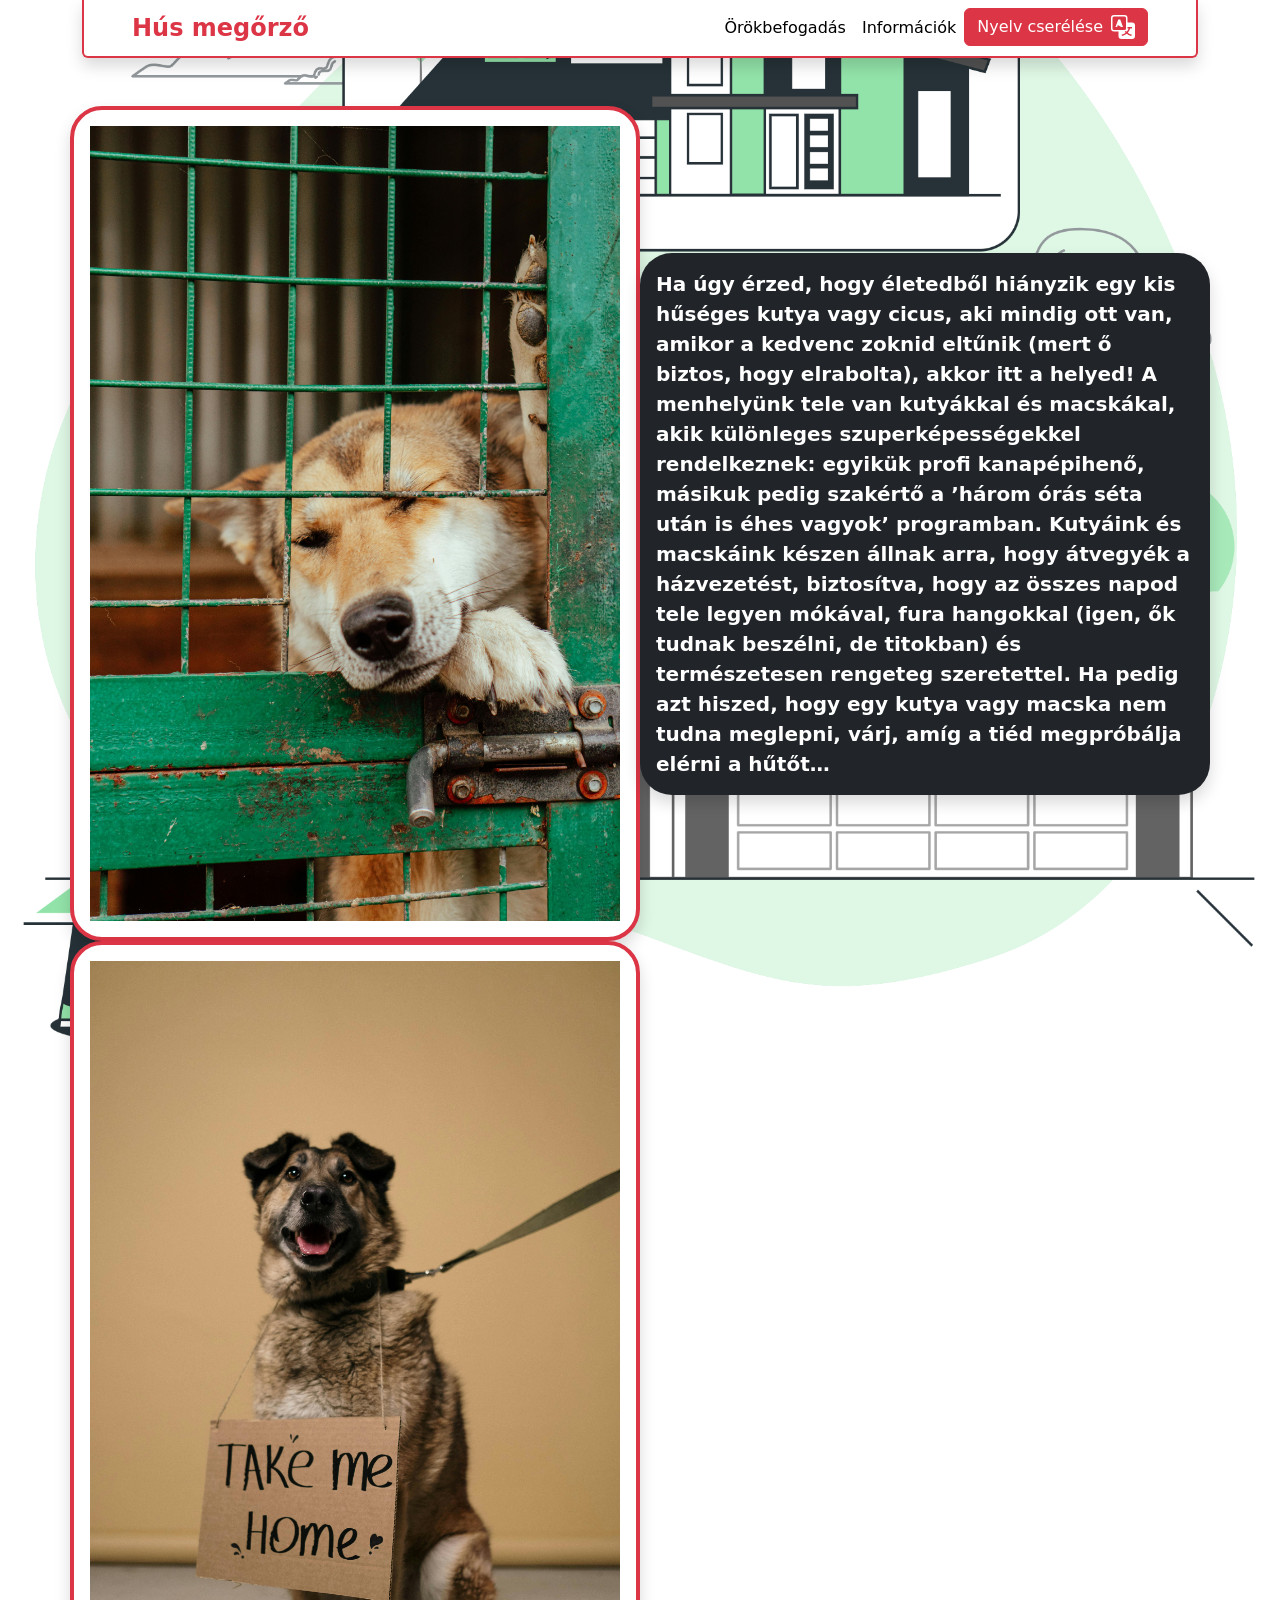
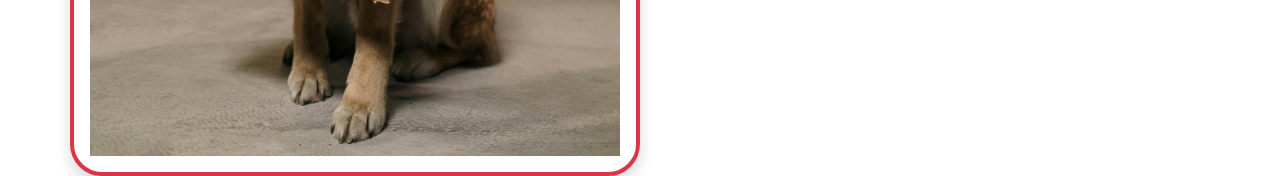
<file: index.html>
<!DOCTYPE html>
<html lang="hu">
<head>
    <meta charset="UTF-8">
    <meta name="viewport" content="width=device-width, initial-scale=1.0">
    <title>Menhely</title>
    <link href="https://cdn.jsdelivr.net/npm/bootstrap@5.3.3/dist/css/bootstrap.min.css" rel="stylesheet" integrity="sha384-QWTKZyjpPEjISv5WaRU9OFeRpok6YctnYmDr5pNlyT2bRjXh0JMhjY6hW+ALEwIH" crossorigin="anonymous">
    <link rel="stylesheet" href="index.css">
    <script src="https://cdn.jsdelivr.net/npm/bootstrap@5.3.3/dist/js/bootstrap.bundle.min.js" integrity="sha384-YvpcrYf0tY3lHB60NNkmXc5s9fDVZLESaAA55NDzOxhy9GkcIdslK1eN7N6jIeHz" crossorigin="anonymous"></script>
    <link rel="shortcut icon" href="icon.png" type="image/x-icon">
</head>
<body class="container">
    <header>
        <nav class="navbar rounded-bottom bg-white border-bottom border-start border-end border-2 border-danger navbar-expand-lg shadow px-5 fs-5">
            <div><a class="nav-link active text-danger fs-4 fw-bold" id="foNav" href="index.html">Hús megőrző</a></div>
            <button class="navbar-toggler" type="button" data-bs-toggle="collapse" data-bs-target="#navbarNav" aria-controls="navbarNav" aria-expanded="false" aria-label="Toggle navigation">
                <span class="navbar-toggler-icon"></span>
            </button>
            <div class="collapse navbar-collapse justify-content-md-end text-center" id="navbarNav">
                <ul class="navbar-nav fs-6 fw-medium">
                    <li class="nav-item">
                        <a class="nav-link active" id="termekekNav" href="allatok.html">Örökbefogadás</a>
                    </li>
                    <li class="nav-item">
                        <a class="nav-link active" id="informaciokNav" href="informaciok.html">Információk</a>
                    </li>
                    <li class="nav-item">
                        <div class="btn btn-danger m-auto d-flex justify-content-center" id="nyelvGomb">
                            <div id="nyelvCsereleseSzoveg" class="me-2 fs-6 fw-medium">Nyelv cserélése</div>
                            <svg xmlns="http://www.w3.org/2000/svg" width="24" height="24" fill="currentColor" class="bi bi-translate" viewBox="0 0 16 16">
                                <path d="M4.545 6.714 4.11 8H3l1.862-5h1.284L8 8H6.833l-.4s35-1.286zm1.634-.736L5.5 3.956h-.049l-.679 2.022z"/>
                                <path d="M0 2a2 2 0 0 1 2-2h7a2 2 0 0 1 2 2v3h3a2 2 0 0 1 2 2v7a2 2 0 0 1-2 2H7a2 2 0 0 1-2-2v-3H2a2 2 0 0 1-2-2zm2-1a1 1 0 0 0-1 1v7a1 1 0 0 0 1 1h7a1 1 0 0 0 1-1V2a1 1 0 0 0-1-1zm7.138 9.995q.289.451.63.846c-.748.575-1.673 1.001-2.768 1.292.178.217.451.635.555.867 1.125-.359 2.08-.844 2.886-1.494.777.665 1.739 1.165 2.93 1.472.133-.254.414-.673.629-.89-1.125-.253-2.057-.694-2.82-1.284.681-.747 1.222-1.651 1.621-2.757H14V8h-3v1.047h.765c-.318.844-.74 1.546-1.272 2.13a6 6 0 0 1-.415-.492 2 2 0 0 1-.94.31"/>
                            </svg>
                        </div>
                    </li>
                </ul>
            </div>
        </nav>
    </header>
    <div class="row row-cols-1 row-cols-xl-2 row-cols-xxl-3 mt-5 align-items-center">
        <div class="col h-100 shadow bg-white rounded rounded-5 p-3 border-4 border border-danger">
            <img src="fo1.jpg" class="img-fluid" alt="">
        </div>
        <div class="col h-100 shadow bg-dark rounded rounded-5 p-3">
            <div class="fw-bold text-white fs-5" id="foSzoveg">Ha úgy érzed, hogy életedből hiányzik egy kis hűséges kutya vagy cicus, aki mindig ott van, amikor a kedvenc zoknid eltűnik (mert ő biztos, hogy elrabolta), akkor itt a helyed! A menhelyünk tele van kutyákkal és macskákal, akik különleges szuperképességekkel rendelkeznek: egyikük profi kanapépihenő, másikuk pedig szakértő a ’három órás séta után is éhes vagyok’ programban. Kutyáink és macskáink készen állnak arra, hogy átvegyék a házvezetést, biztosítva, hogy az összes napod tele legyen mókával, fura hangokkal (igen, ők tudnak beszélni, de titokban) és természetesen rengeteg szeretettel. Ha pedig azt hiszed, hogy egy kutya vagy macska nem tudna meglepni, várj, amíg a tiéd megpróbálja elérni a hűtőt…</div>
        </div>
        <div class="col h-100 shadow bg-white rounded rounded-5 p-3 border-4 border border-danger">
            <img src="fo2.jpg" class="img-fluid" alt="">
        </div>
    </div>
    <script src="script.js"></script>
</body>
</html>
</file>
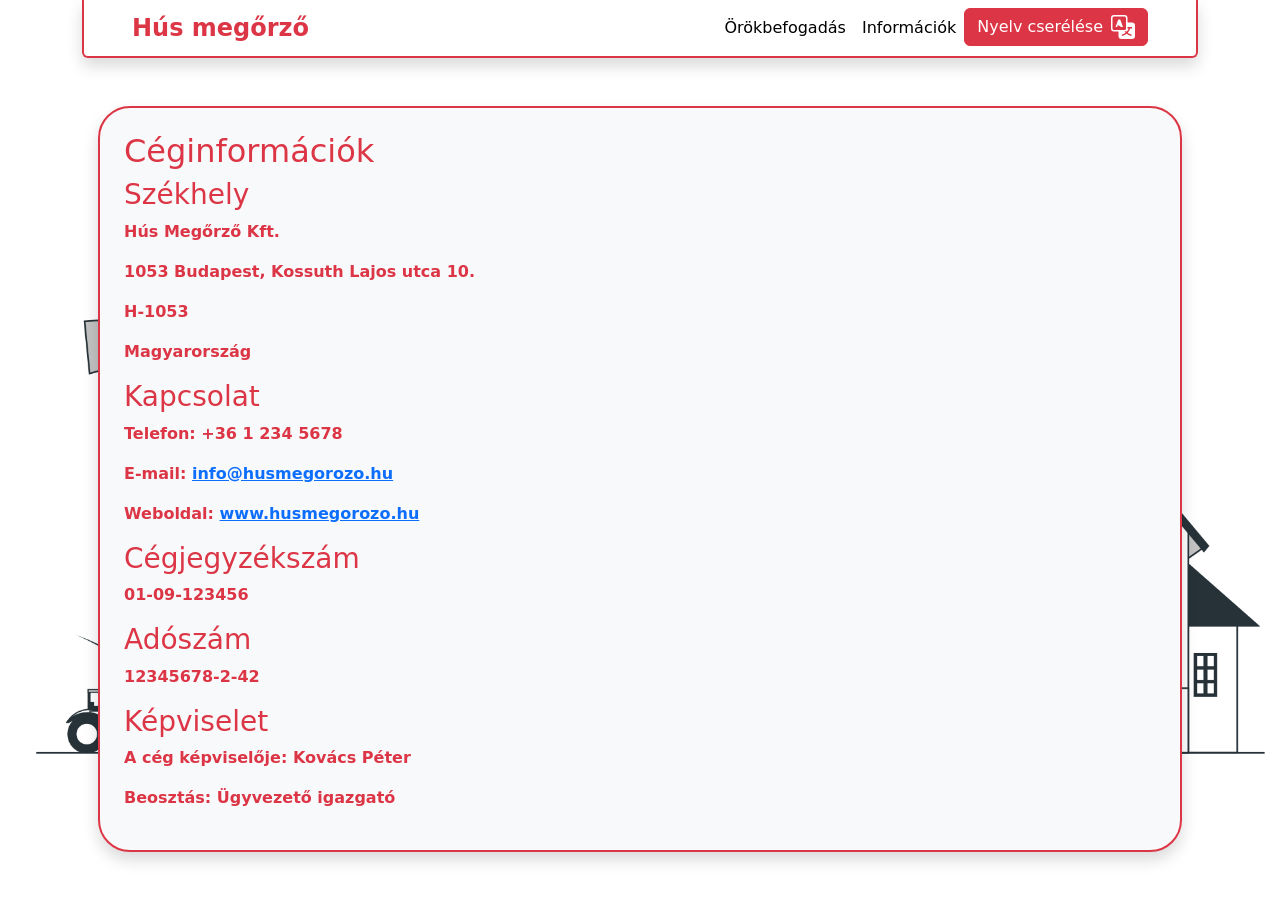
<file: informaciok.html>
<!DOCTYPE html>
<html lang="hu">
<head>
    <meta charset="UTF-8">
    <meta name="viewport" content="width=device-width, initial-scale=1.0">
    <title>Menhely</title>
    <link href="https://cdn.jsdelivr.net/npm/bootstrap@5.3.3/dist/css/bootstrap.min.css" rel="stylesheet" integrity="sha384-QWTKZyjpPEjISv5WaRU9OFeRpok6YctnYmDr5pNlyT2bRjXh0JMhjY6hW+ALEwIH" crossorigin="anonymous">
    <link rel="stylesheet" href="info.css">
    <script src="https://cdn.jsdelivr.net/npm/bootstrap@5.3.3/dist/js/bootstrap.bundle.min.js" integrity="sha384-YvpcrYf0tY3lHB60NNkmXc5s9fDVZLESaAA55NDzOxhy9GkcIdslK1eN7N6jIeHz" crossorigin="anonymous"></script>
    <link rel="shortcut icon" href="icon.png" type="image/x-icon">
</head>
<body class="container">
    <header>
        <nav class="navbar rounded-bottom bg-white border-bottom border-start border-end border-2 border-danger navbar-expand-lg shadow px-5 fs-5">
            <div><a class="nav-link active text-danger fs-4 fw-bold" id="foNav" href="index.html">Hús megőrző</a></div>
            <button class="navbar-toggler" type="button" data-bs-toggle="collapse" data-bs-target="#navbarNav" aria-controls="navbarNav" aria-expanded="false" aria-label="Toggle navigation">
                <span class="navbar-toggler-icon"></span>
            </button>
            <div class="collapse navbar-collapse justify-content-md-end text-center" id="navbarNav">
                <ul class="navbar-nav fs-6 fw-medium">
                    <li class="nav-item">
                        <a class="nav-link active" id="termekekNav" href="allatok.html">Örökbefogadás</a>
                    </li>
                    <li class="nav-item">
                        <a class="nav-link active" id="informaciokNav" href="informaciok.html">Információk</a>
                    </li>
                    <li class="nav-item">
                        <div class="btn btn-danger m-auto d-flex justify-content-center" id="nyelvGomb">
                            <div id="nyelvCsereleseSzoveg" class="me-2 fs-6 fw-medium">Nyelv cserélése</div>
                            <svg xmlns="http://www.w3.org/2000/svg" width="24" height="24" fill="currentColor" class="bi bi-translate" viewBox="0 0 16 16">
                                <path d="M4.545 6.714 4.11 8H3l1.862-5h1.284L8 8H6.833l-.4s35-1.286zm1.634-.736L5.5 3.956h-.049l-.679 2.022z"/>
                                <path d="M0 2a2 2 0 0 1 2-2h7a2 2 0 0 1 2 2v3h3a2 2 0 0 1 2 2v7a2 2 0 0 1-2 2H7a2 2 0 0 1-2-2v-3H2a2 2 0 0 1-2-2zm2-1a1 1 0 0 0-1 1v7a1 1 0 0 0 1 1h7a1 1 0 0 0 1-1V2a1 1 0 0 0-1-1zm7.138 9.995q.289.451.63.846c-.748.575-1.673 1.001-2.768 1.292.178.217.451.635.555.867 1.125-.359 2.08-.844 2.886-1.494.777.665 1.739 1.165 2.93 1.472.133-.254.414-.673.629-.89-1.125-.253-2.057-.694-2.82-1.284.681-.747 1.222-1.651 1.621-2.757H14V8h-3v1.047h.765c-.318.844-.74 1.546-1.272 2.13a6 6 0 0 1-.415-.492 2 2 0 0 1-.94.31"/>
                            </svg>
                        </div>
                    </li>
                </ul>
            </div>
        </nav>
    </header>
    <div class="row row-cols-1 mt-5 mx-3">
        <div class="col bg-light shadow border border-2 border-danger text-break rounded rounded-5 p-4">
            <div class="text-danger fw-bold">
                <h2 id="cegInformaciokCim">Céginformációk</h2>
                <div>
                    <h3 id="szekhelyCim">Székhely</h3>
                    <p id="szekhelyP1">Hús Megőrző Kft.</p>
                    <p id="szekhelyP2">1053 Budapest, Kossuth Lajos utca 10.</p>
                    <p id="szekhelyP3">H-1053</p>
                    <p id="szekhelyP4">Magyarország</p>
                </div>
                <div>
                    <h3 id="kapcsolatCim">Kapcsolat</h3>
                    <p id="telefonP">Telefon: +36 1 234 5678</p>
                    <p id="emailP">E-mail: <a href="mailto:info@husmegorozo.hu">info@husmegorozo.hu</a></p>
                    <p id="weboldalP">Weboldal: <a href="https://www.husmegorozo.hu" target="_blank">www.husmegorozo.hu</a></p>
                </div>
                <div>
                    <h3 id="cegjegyzekSzamCim">Cégjegyzékszám</h3>
                    <p id="cegjegyzekSzamP">01-09-123456</p>
                </div>
                <div>
                    <h3 id="adoszamCim">Adószám</h3>
                    <p id="adoszamP">12345678-2-42</p>
                </div>
                <div>
                    <h3 id="kepviseloCim">Képviselet</h3>
                    <p id="kepviseloP1">A cég képviselője: Kovács Péter</p>
                    <p id="kepviseloP2">Beosztás: Ügyvezető igazgató</p>
                </div>
            </div>
        </div>            
    </div>
    <script src="script.js"></script>
</body>
</html>
</file>
<file: index.css>
body{
    background-image: url('alap.png');
    margin: 0;
    background-repeat: no-repeat;
    background-size: cover;
    height: 100vh;
    background-position: center center;
    background-attachment: fixed;
}
</file>
<file: info.css>
body{
    background-image: url('info.png');
    margin: 0;
    background-repeat: no-repeat;
    background-size: cover;
    height: 100vh;
    background-position: center center;
    background-attachment: fixed;
}
</file>
